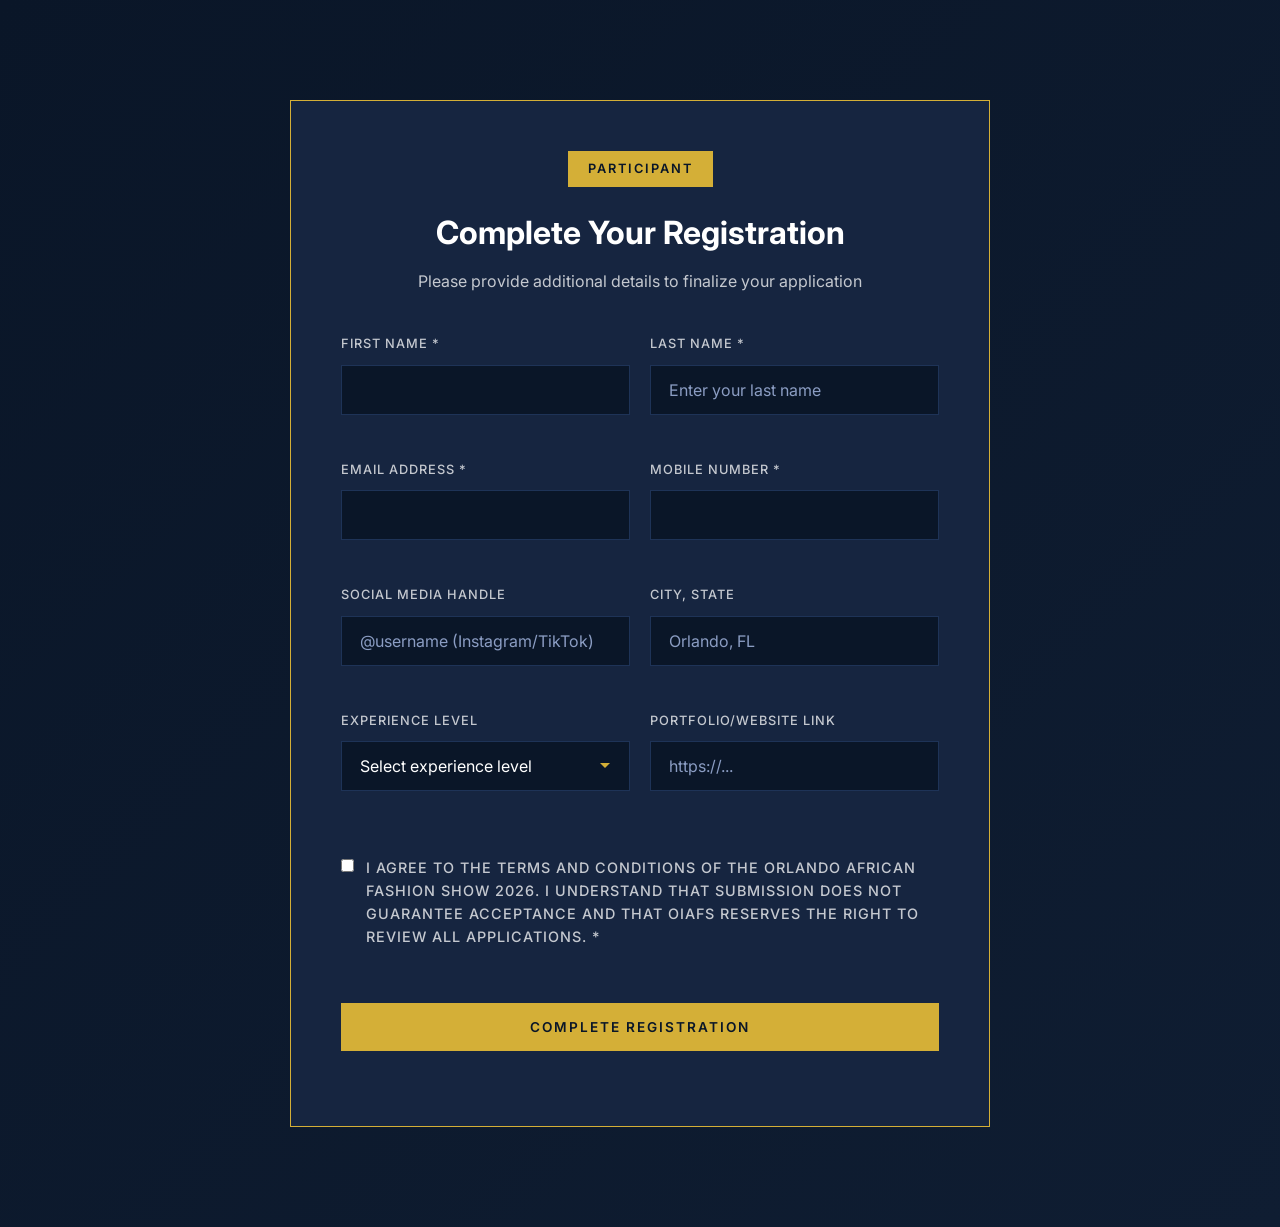
<file: register.html>
<!DOCTYPE html>
<html lang="en">
<head>
    <meta charset="UTF-8">
    <meta name="viewport" content="width=device-width, initial-scale=1.0">
    <title>Complete Your Registration | OIAFS 2026</title>
    <link rel="preconnect" href="https://fonts.googleapis.com">
    <link href="https://fonts.googleapis.com/css2?family=Cormorant+Garamond:wght@400;500;600;700&family=Inter:wght@300;400;500;600&display=swap" rel="stylesheet">
    <link rel="stylesheet" href="styles.css">
    <style>
        .registration-page { min-height: 100vh; display: flex; align-items: center; justify-content: center; padding: 100px 20px; background: linear-gradient(135deg, #0A1628 0%, #0F1D32 100%); }
        .registration-container { width: 100%; max-width: 700px; background: #162540; border: 1px solid #D4AF37; padding: 50px; }
        .registration-header { text-align: center; margin-bottom: 40px; }
        .category-badge { display: inline-block; padding: 8px 20px; background: #D4AF37; color: #0A1628; font-weight: 600; font-size: 0.8rem; letter-spacing: 2px; text-transform: uppercase; margin-bottom: 20px; }
        .registration-header h1 { font-size: 2rem; margin-bottom: 10px; }
        .registration-header p { color: rgba(255, 255, 255, 0.75); }
        .form-grid { display: grid; grid-template-columns: 1fr 1fr; gap: 20px; }
        .form-group.full-width { grid-column: 1 / -1; }
        .category-fields { display: none; grid-column: 1 / -1; padding: 25px; background: #0A1628; border: 1px solid rgba(212, 175, 55, 0.2); margin-top: 10px; }
        .category-fields.active { display: block; }
        .category-fields h3 { font-size: 1.1rem; color: #D4AF37; margin-bottom: 20px; }
        .checkbox-group { display: flex; align-items: flex-start; gap: 12px; margin-top: 20px; }
        .checkbox-group input[type="checkbox"] { width: auto; margin-top: 3px; }
        .checkbox-group label { font-size: 0.9rem; color: rgba(255, 255, 255, 0.75); cursor: pointer; }
        .form-success { text-align: center; padding: 40px; display: none; }
        .form-success.active { display: block; }
        .success-icon { width: 60px; height: 60px; background: #27AE60; border-radius: 50%; display: flex; align-items: center; justify-content: center; font-size: 1.5rem; color: #FFFFFF; margin: 0 auto 20px; }
        .form-success h2 { font-size: 2rem; margin-bottom: 20px; }
        .success-details { background: #0A1628; padding: 30px; margin: 30px 0; text-align: left; }
        .success-details h3 { color: #D4AF37; margin-bottom: 15px; font-size: 1rem; }
        .success-details ul { list-style: none; }
        .success-details li { padding: 8px 0; color: rgba(255, 255, 255, 0.75); border-bottom: 1px solid rgba(255,255,255,0.05); }
        @media (max-width: 600px) {
            .registration-container { padding: 30px 20px; }
            .form-grid { grid-template-columns: 1fr; }
        }
    </style>
</head>
<body>
    <section class="registration-page">
        <div class="registration-container">
            <div class="registration-header" id="registrationHeader">
                <span class="category-badge" id="categoryBadge">Designer</span>
                <h1>Complete Your Registration</h1>
                <p>Please provide additional details to finalize your application</p>
            </div>
            
            <form class="registration-form" id="registrationForm">
                <div class="form-grid">
                    <div class="form-group">
                        <label for="regFirstName">First Name *</label>
                        <input type="text" id="regFirstName" name="firstName" required readonly>
                    </div>
                    <div class="form-group">
                        <label for="regLastName">Last Name *</label>
                        <input type="text" id="regLastName" name="lastName" required placeholder="Enter your last name">
                    </div>
                    <div class="form-group">
                        <label for="regEmail">Email Address *</label>
                        <input type="email" id="regEmail" name="email" required readonly>
                    </div>
                    <div class="form-group">
                        <label for="regPhone">Mobile Number *</label>
                        <input type="tel" id="regPhone" name="phone" required readonly>
                    </div>
                    <div class="form-group">
                        <label for="regSocial">Social Media Handle</label>
                        <input type="text" id="regSocial" name="socialHandle" placeholder="@username (Instagram/TikTok)">
                    </div>
                    <div class="form-group">
                        <label for="regLocation">City, State</label>
                        <input type="text" id="regLocation" name="cityState" placeholder="Orlando, FL">
                    </div>
                    <div class="form-group">
                        <label for="regExperience">Experience Level</label>
                        <select id="regExperience" name="experienceLevel">
                            <option value="">Select experience level</option>
                            <option value="beginner">Beginner (0-2 years)</option>
                            <option value="intermediate">Intermediate (3-5 years)</option>
                            <option value="experienced">Experienced (5+ years)</option>
                            <option value="professional">Professional/Established</option>
                        </select>
                    </div>
                    <div class="form-group">
                        <label for="regPortfolio">Portfolio/Website Link</label>
                        <input type="url" id="regPortfolio" name="portfolioLink" placeholder="https://...">
                    </div>
                    
                    <div class="category-fields" id="designerFields">
                        <h3>Designer Details</h3>
                        <div class="form-group">
                            <label for="collectionName">Collection Name</label>
                            <input type="text" id="collectionName" name="collectionName" placeholder="Name of your collection">
                        </div>
                        <div class="form-group">
                            <label for="piecesCount">Number of Pieces</label>
                            <select id="piecesCount" name="piecesCount">
                                <option value="">Select count</option>
                                <option value="5-10">5-10 pieces</option>
                                <option value="11-15">11-15 pieces</option>
                                <option value="16-20">16-20 pieces</option>
                                <option value="20+">20+ pieces</option>
                            </select>
                        </div>
                    </div>
                    
                    <div class="category-fields" id="modelFields">
                        <h3>Model Details</h3>
                        <div class="form-group">
                            <label for="modelHeight">Height</label>
                            <input type="text" id="modelHeight" name="height" placeholder="e.g., 5'9\">">
                        </div>
                        <div class="form-group">
                            <label for="modelMeasurements">Measurements (Bust/Waist/Hips)</label>
                            <input type="text" id="modelMeasurements" name="measurements" placeholder="e.g., 34-26-36">
                        </div>
                    </div>
                    
                    <div class="category-fields" id="sponsorFields">
                        <h3>Sponsor Details</h3>
                        <div class="form-group">
                            <label for="companyName">Company/Organization Name</label>
                            <input type="text" id="companyName" name="companyName" placeholder="Your company name">
                        </div>
                        <div class="form-group">
                            <label for="budgetRange">Sponsorship Budget Range</label>
                            <select id="budgetRange" name="budgetRange">
                                <option value="">Select budget range</option>
                                <option value="500-1000">$500 - $1,000</option>
                                <option value="1000-2500">$1,000 - $2,500</option>
                                <option value="2500-5000">$2,500 - $5,000</option>
                                <option value="5000-10000">$5,000 - $10,000</option>
                                <option value="10000+">$10,000+</option>
                            </select>
                        </div>
                    </div>
                    
                    <div class="form-group full-width">
                        <div class="checkbox-group">
                            <input type="checkbox" id="termsAccept" name="termsAccepted" required>
                            <label for="termsAccept">
                                I agree to the terms and conditions of the Orlando African Fashion Show 2026. 
                                I understand that submission does not guarantee acceptance and that OIAFS reserves 
                                the right to review all applications. *
                            </label>
                        </div>
                    </div>
                    
                    <div class="form-group full-width">
                        <button type="submit" class="btn btn-primary btn-full">
                            <span>Complete Registration</span>
                        </button>
                    </div>
                </div>
            </form>
            
            <div class="form-success" id="registrationSuccess">
                <div class="success-icon">✓</div>
                <h2>Registration Complete!</h2>
                <p>Thank you for registering for OIAFS 2026. We have received your application and will be in touch soon.</p>
                <div class="success-details">
                    <h3>What happens next?</h3>
                    <ul>
                        <li>✓ Our team will review your application within 5-7 business days</li>
                        <li>✓ You will receive a confirmation email with next steps</li>
                        <li>✓ Selected participants will be contacted for additional information</li>
                        <li>✓ Follow us on social media for updates @orlandoafricanfashion</li>
                    </ul>
                </div>
                <a href="index.html" class="btn btn-secondary">
                    <span>Return to Homepage</span>
                </a>
            </div>
        </div>
    </section>

    <script>
        const urlParams = new URLSearchParams(window.location.search);
        const category = urlParams.get('category') || 'participant';
        const email = urlParams.get('email') || '';
        
        const categoryLabels = {
            designer: 'Designer',
            model: 'Model',
            volunteer: 'Volunteer',
            sponsor: 'Sponsor',
            vendor: 'Vendor',
            attend: 'Attendee',
            press: 'Press/Media'
        };
        
        document.addEventListener('DOMContentLoaded', () => {
            document.getElementById('categoryBadge').textContent = categoryLabels[category] || 'Participant';
            const categoryFields = document.getElementById(category + 'Fields');
            if (categoryFields) {
                categoryFields.classList.add('active');
            }
            document.getElementById('regEmail').value = email;
            
            document.getElementById('registrationForm').addEventListener('submit', (e) => {
                e.preventDefault();
                document.getElementById('registrationForm').style.display = 'none';
                document.getElementById('registrationHeader').style.display = 'none';
                document.getElementById('registrationSuccess').classList.add('active');
            });
        });
    </script>
</body>
</html>
</file>
<file: styles.css>
/* OIAFS 2026 - Deep Navy Blue Afrocentric Theme */
:root {
    --primary-gold: #D4AF37;
    --primary-gold-light: #F4D03F;
    --primary-gold-dark: #B8860B;
    --navy: #0A1628;
    --navy-light: #0F1D32;
    --navy-lighter: #162540;
    --navy-accent: #1E3357;
    --afro-orange: #E67E22;
    --afro-red: #C0392B;
    --afro-green: #27AE60;
    --white: #FFFFFF;
    --white-muted: rgba(255, 255, 255, 0.75);
    --gray: #8B9DC3;
    --success: #27AE60;
    --error: #E74C3C;
    --font-serif: 'Cormorant Garamond', Georgia, serif;
    --font-sans: 'Inter', -apple-system, BlinkMacSystemFont, sans-serif;
}

*, *::before, *::after { box-sizing: border-box; margin: 0; padding: 0; }
html { scroll-behavior: smooth; font-size: 16px; }
body { font-family: var(--font-sans); background: var(--navy); color: var(--white); line-height: 1.6; overflow-x: hidden; }
.container { max-width: 1400px; margin: 0 auto; padding: 0 24px; }

/* Animations */
@keyframes fadeInUp { from { opacity: 0; transform: translateY(30px); } to { opacity: 1; transform: translateY(0); } }
@keyframes fadeIn { from { opacity: 0; } to { opacity: 1; } }
.fade-in { opacity: 0; animation: fadeIn 0.8s ease forwards; }
.fade-in-up { opacity: 0; animation: fadeInUp 0.8s ease forwards; }
.delay-1 { animation-delay: 0.1s; }
.delay-2 { animation-delay: 0.2s; }
.delay-3 { animation-delay: 0.3s; }
.delay-4 { animation-delay: 0.4s; }
.delay-5 { animation-delay: 0.5s; }

/* Navigation */
.navbar { position: fixed; top: 0; left: 0; right: 0; z-index: 1000; padding: 20px 0; transition: all 0.4s ease; background: transparent; }
.navbar.scrolled { background: rgba(10, 22, 40, 0.98); backdrop-filter: blur(20px); padding: 15px 0; box-shadow: 0 4px 20px rgba(0,0,0,0.15); }
.nav-container { max-width: 1400px; margin: 0 auto; padding: 0 24px; display: flex; justify-content: space-between; align-items: center; }
.logo { display: flex; flex-direction: column; line-height: 1.1; text-decoration: none; }
.logo-8th { font-family: var(--font-sans); font-size: 0.65rem; font-weight: 500; letter-spacing: 3px; text-transform: uppercase; color: var(--primary-gold); margin-bottom: 2px; }
.logo-main { font-family: var(--font-serif); font-size: 1.1rem; font-weight: 600; letter-spacing: 2px; color: var(--white); }
.logo-accent { color: var(--primary-gold); }
.nav-menu { display: flex; list-style: none; gap: 40px; }
.nav-link { font-size: 0.85rem; font-weight: 500; letter-spacing: 1px; text-transform: uppercase; color: var(--white); text-decoration: none; position: relative; transition: color 0.2s ease; }
.nav-link::after { content: ''; position: absolute; bottom: -4px; left: 0; width: 0; height: 1px; background: var(--primary-gold); transition: width 0.2s ease; }
.nav-link:hover { color: var(--primary-gold); }
.nav-link:hover::after { width: 100%; }

/* Hero */
.hero { min-height: 100vh; display: flex; align-items: center; justify-content: center; position: relative; overflow: hidden; }
.hero-bg { position: absolute; inset: 0; z-index: 0; overflow: hidden; }
.hero-video { position: absolute; min-width: 100%; min-height: 100%; width: auto; height: auto; top: 50%; left: 50%; transform: translate(-50%, -50%); object-fit: cover; }
.hero-overlay { position: absolute; inset: 0; background: linear-gradient(to bottom, rgba(10, 22, 40, 0.85) 0%, rgba(10, 22, 40, 0.65) 50%, rgba(10, 22, 40, 0.9) 100%); z-index: 1; }
.hero-content { position: relative; z-index: 2; text-align: center; max-width: 900px; padding: 0 24px; }
.hero-badge { display: inline-block; padding: 8px 20px; border: 1px solid var(--primary-gold); margin-bottom: 30px; }
.badge-text { font-size: 0.75rem; font-weight: 500; letter-spacing: 4px; text-transform: uppercase; color: var(--primary-gold); }
.hero-title { margin-bottom: 30px; }
.title-line { display: block; font-family: var(--font-serif); font-size: clamp(2.5rem, 8vw, 5rem); font-weight: 600; letter-spacing: 6px; color: var(--white); line-height: 1.1; }
.title-line.accent { color: var(--primary-gold); }
.hero-tagline { font-size: 1.1rem; color: var(--white-muted); margin-bottom: 40px; }
.hero-details { display: flex; justify-content: center; align-items: center; gap: 20px; margin-bottom: 20px; flex-wrap: wrap; }
.detail-item { display: flex; flex-direction: column; align-items: center; gap: 5px; }
.detail-label { font-size: 0.7rem; font-weight: 600; letter-spacing: 2px; text-transform: uppercase; color: var(--white-muted); }
.detail-value { font-family: var(--font-serif); font-size: 1.5rem; font-weight: 600; color: var(--primary-gold); }
.detail-item.highlight .detail-label { font-family: var(--font-serif); font-size: 1.2rem; color: var(--white); letter-spacing: 3px; }
.detail-separator { width: 1px; height: 40px; background: rgba(255, 255, 255, 0.4); }
.hero-venue { display: flex; align-items: center; justify-content: center; gap: 8px; font-size: 0.85rem; letter-spacing: 1px; color: var(--white-muted); margin-bottom: 50px; }
.hero-ctas { display: flex; gap: 20px; justify-content: center; flex-wrap: wrap; align-items: flex-start; }

/* Buttons */
.btn { display: inline-flex; align-items: center; gap: 10px; padding: 16px 32px; font-family: var(--font-sans); font-size: 0.85rem; font-weight: 600; letter-spacing: 2px; text-transform: uppercase; border: none; cursor: pointer; transition: all 0.2s ease; position: relative; overflow: hidden; }
.btn-primary { background: var(--primary-gold); color: var(--navy); }
.btn-primary:hover { background: var(--primary-gold-light); transform: translateY(-2px); box-shadow: 0 4px 30px rgba(212, 175, 55, 0.3); }
.btn-secondary { background: transparent; color: var(--white); border: 1px solid rgba(255, 255, 255, 0.4); }
.btn-secondary:hover { border-color: var(--primary-gold); color: var(--primary-gold); transform: translateY(-2px); }
.btn-full { width: 100%; justify-content: center; }

/* Dropdown */
.dropdown-container { position: relative; }
.dropdown-toggle { display: flex; align-items: center; gap: 8px; }
.dropdown-menu { position: absolute; top: calc(100% + 10px); left: 0; right: 0; background: var(--navy-lighter); border: 1px solid var(--primary-gold); border-top: 2px solid var(--primary-gold); min-width: 220px; opacity: 0; visibility: hidden; transform: translateY(-15px) scale(0.95); transform-origin: top center; transition: all 0.4s cubic-bezier(0.34, 1.56, 0.64, 1); z-index: 100; box-shadow: 0 10px 40px rgba(0, 0, 0, 0.4); }
.dropdown-container.active .dropdown-menu { opacity: 1; visibility: visible; transform: translateY(0) scale(1); }
.dropdown-item { display: block; padding: 14px 20px; font-size: 0.85rem; font-weight: 500; letter-spacing: 1px; text-transform: uppercase; color: var(--white); text-decoration: none; border-bottom: 1px solid var(--navy-accent); transition: all 0.2s ease; opacity: 0; transform: translateX(-10px); }
.dropdown-item:last-child { border-bottom: none; }
.dropdown-item:hover { background: var(--primary-gold); color: var(--navy); }
.dropdown-container.active .dropdown-item { opacity: 1; transform: translateX(0); }
.dropdown-container.active .dropdown-item:nth-child(1) { transition-delay: 0.05s; }
.dropdown-container.active .dropdown-item:nth-child(2) { transition-delay: 0.1s; }
.dropdown-container.active .dropdown-item:nth-child(3) { transition-delay: 0.15s; }
.dropdown-container.active .dropdown-item:nth-child(4) { transition-delay: 0.2s; }
.dropdown-container.active .dropdown-item:nth-child(5) { transition-delay: 0.25s; }
.dropdown-container.active .dropdown-item:nth-child(6) { transition-delay: 0.3s; }

/* Participate Section */
.participate { padding: 120px 0; background: var(--navy-light); }
.section-header { margin-bottom: 60px; }
.section-header.centered { text-align: center; }
.section-label { display: block; font-size: 0.75rem; font-weight: 600; letter-spacing: 4px; text-transform: uppercase; color: var(--primary-gold); margin-bottom: 20px; }
.section-title { font-family: var(--font-serif); font-size: clamp(2rem, 5vw, 3rem); font-weight: 600; margin-bottom: 20px; }
.section-title.light { color: var(--white); }
.participate-grid { display: grid; grid-template-columns: repeat(auto-fit, minmax(300px, 1fr)); gap: 30px; }
.participate-card { background: var(--navy-lighter); padding: 40px 30px; text-align: center; position: relative; overflow: hidden; cursor: pointer; transition: all 0.4s ease; border: 1px solid transparent; }
.participate-card::before { content: ''; position: absolute; inset: 0; border: 1px solid var(--primary-gold); opacity: 0; transition: opacity 0.2s ease; }
.participate-card:hover { transform: translateY(-5px); }
.participate-card:hover::before { opacity: 1; }
.card-title { font-family: var(--font-serif); font-size: 1.5rem; margin-bottom: 15px; }
.card-desc { font-size: 0.95rem; color: var(--white-muted); margin-bottom: 25px; line-height: 1.6; }
.card-btn { background: none; border: none; font-family: var(--font-sans); font-size: 0.8rem; font-weight: 600; letter-spacing: 2px; text-transform: uppercase; color: var(--primary-gold); cursor: pointer; position: relative; padding-bottom: 5px; }
.card-btn::after { content: ''; position: absolute; bottom: 0; left: 0; width: 100%; height: 1px; background: var(--primary-gold); transform: scaleX(0); transform-origin: right; transition: transform 0.2s ease; }
.participate-card:hover .card-btn::after { transform: scaleX(1); transform-origin: left; }

/* About Section */
.about { padding: 120px 0; position: relative; overflow: hidden; background: linear-gradient(135deg, var(--navy) 0%, var(--navy-light) 100%); }
.about-content { max-width: 800px; margin: 0 auto; }
.about-text { font-size: 1.05rem; color: var(--white-muted); margin-bottom: 25px; line-height: 1.8; }
.about-stats { display: grid; grid-template-columns: repeat(4, 1fr); gap: 30px; margin-top: 50px; }
.stat-item { text-align: center; }
.stat-number { display: block; font-family: var(--font-serif); font-size: 3rem; font-weight: 600; color: var(--primary-gold); line-height: 1; }
.stat-label { font-size: 0.85rem; color: var(--white-muted); letter-spacing: 1px; text-transform: uppercase; margin-top: 10px; }

/* Team Section */
.team { padding: 120px 0; background: var(--navy-light); }
.team-grid { display: grid; grid-template-columns: repeat(auto-fit, minmax(280px, 1fr)); gap: 30px; max-width: 1200px; margin: 0 auto 60px; }
.team-card { background: var(--navy-lighter); padding: 40px 30px; text-align: center; border: 1px solid transparent; transition: all 0.4s ease; position: relative; }
.team-card:hover { border-color: var(--primary-gold); transform: translateY(-5px); }
.team-card.featured { border-color: var(--primary-gold); background: var(--navy-accent); }
.team-avatar { margin-bottom: 25px; width: 100px; height: 100px; border-radius: 50%; display: flex; align-items: center; justify-content: center; margin: 0 auto 25px; border: 3px solid var(--primary-gold); }
.team-avatar span { font-family: var(--font-serif); font-size: 2.5rem; font-weight: 700; color: var(--white); text-shadow: 2px 2px 4px rgba(0,0,0,0.3); }
.team-badge { display: inline-block; padding: 4px 12px; background: var(--primary-gold); color: var(--navy); font-size: 0.65rem; font-weight: 700; letter-spacing: 2px; text-transform: uppercase; margin-bottom: 10px; }
.team-name { font-family: var(--font-serif); font-size: 1.4rem; margin-bottom: 8px; color: var(--primary-gold); }
.team-role { font-size: 0.9rem; color: var(--white); margin-bottom: 12px; line-height: 1.5; }

/* Modal */
.modal { position: fixed; inset: 0; z-index: 2000; display: none; align-items: center; justify-content: center; padding: 20px; }
.modal.active { display: flex; }
.modal-backdrop { position: absolute; inset: 0; background: rgba(0, 0, 0, 0.85); backdrop-filter: blur(10px); opacity: 0; transition: opacity 0.4s ease; }
.modal.active .modal-backdrop { opacity: 1; }
.modal-content { position: relative; background: var(--navy-light); border: 1px solid var(--primary-gold); padding: 50px; max-width: 500px; width: 100%; transform: translateY(30px); opacity: 0; transition: all 0.4s ease; max-height: 90vh; overflow-y: auto; }
.modal.active .modal-content { transform: translateY(0); opacity: 1; }
.modal-close { position: absolute; top: 20px; right: 25px; background: none; border: none; font-size: 2rem; color: var(--white-muted); cursor: pointer; transition: color 0.2s ease; line-height: 1; }
.modal-close:hover { color: var(--primary-gold); }
.modal-header { text-align: center; margin-bottom: 40px; }
.modal-title { font-family: var(--font-serif); font-size: 1.8rem; margin-bottom: 10px; }
.modal-subtitle { font-size: 1rem; color: var(--white-muted); }

/* Forms */
.form-group { margin-bottom: 25px; }
.form-group label { display: block; font-size: 0.8rem; font-weight: 500; letter-spacing: 1px; text-transform: uppercase; color: var(--white-muted); margin-bottom: 10px; }
.form-group input, .form-group select { width: 100%; padding: 14px 18px; background: var(--navy); border: 1px solid var(--navy-accent); color: var(--white); font-family: var(--font-sans); font-size: 1rem; transition: all 0.2s ease; }
.form-group input:focus, .form-group select:focus { outline: none; border-color: var(--primary-gold); }
.form-group input::placeholder { color: var(--gray); }
.form-group select { cursor: pointer; appearance: none; background-image: url("data:image/svg+xml,%3Csvg xmlns='http://www.w3.org/2000/svg' width='12' height='12' viewBox='0 0 12 12'%3E%3Cpath fill='%23D4AF37' d='M6 8L1 3h10z'/%3E%3C/svg%3E"); background-repeat: no-repeat; background-position: right 18px center; }

/* Responsive */
@media (max-width: 1024px) { .about-stats { grid-template-columns: repeat(2, 1fr); } }
@media (max-width: 768px) {
    .nav-menu { display: none; }
    .hero-title .title-line { font-size: 2.5rem; }
    .hero-details { flex-direction: column; gap: 15px; }
    .detail-separator { display: none; }
    .participate-grid { grid-template-columns: 1fr; }
    .about-stats { grid-template-columns: repeat(2, 1fr); }
    .stat-number { font-size: 2.5rem; }
    .team-grid { grid-template-columns: 1fr; max-width: 400px; margin: 0 auto; }
    .modal-content { padding: 30px; }
}
@media (max-width: 480px) {
    .hero-title .title-line { font-size: 2rem; letter-spacing: 4px; }
    .section-title { font-size: 1.8rem; }
    .btn { padding: 14px 24px; font-size: 0.8rem; }
}
</file>
